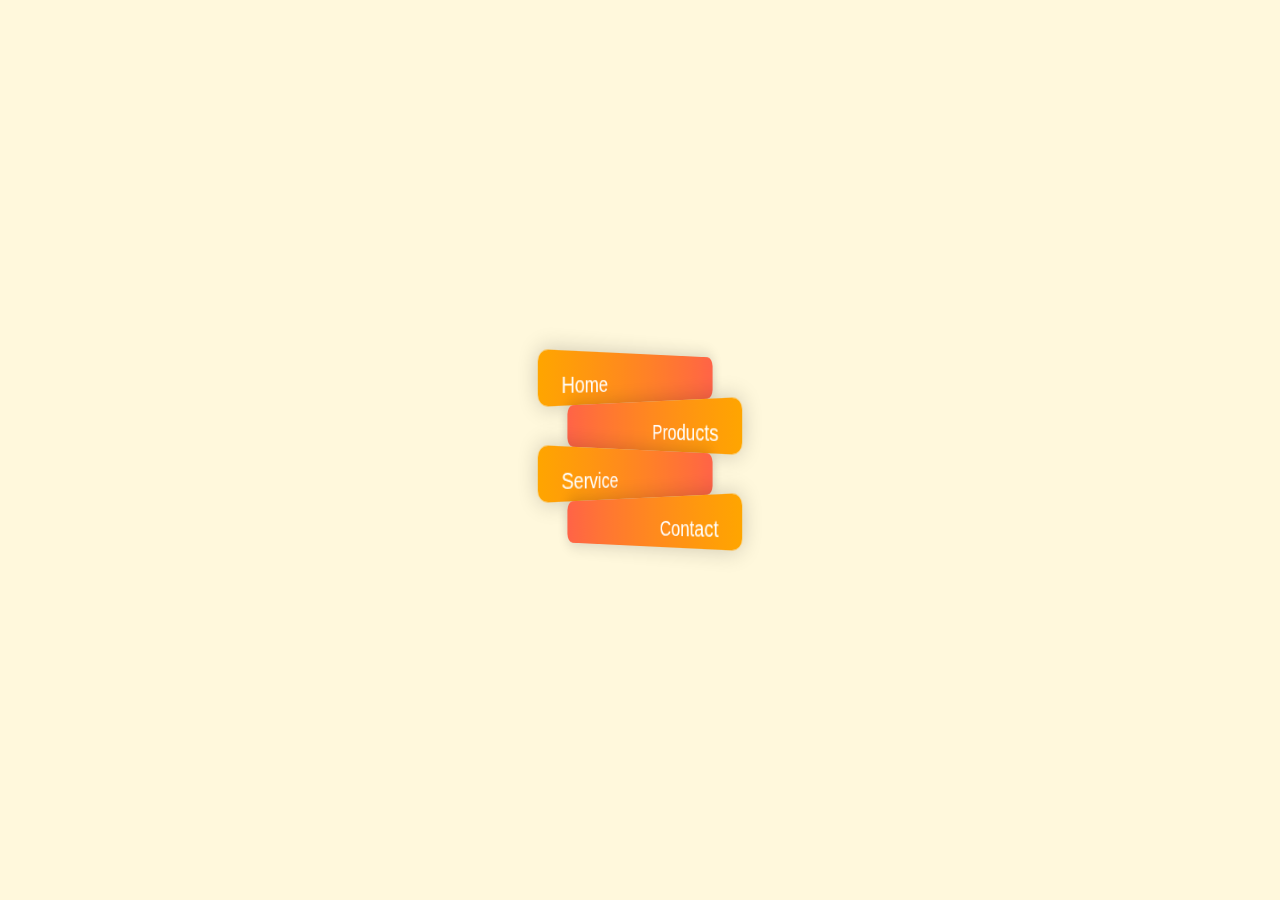
<file: angled gradient button/index.html>
<!DOCTYPE html>
<html lang="en">
<head>
    <meta charset="UTF-8">
    <meta http-equiv="X-UA-Compatible" content="IE=edge">
    <meta name="viewport" content="width=device-width, initial-scale=1.0">
    <title>Button</title>
    <link rel="stylesheet" href="style.css">
</head>
<body>
    <ul>
        <li>Home</li>
        <li>Products</li>
        <li>Service</li>
        <li>Contact</li>
    </ul>
</body>
</html>
</file>
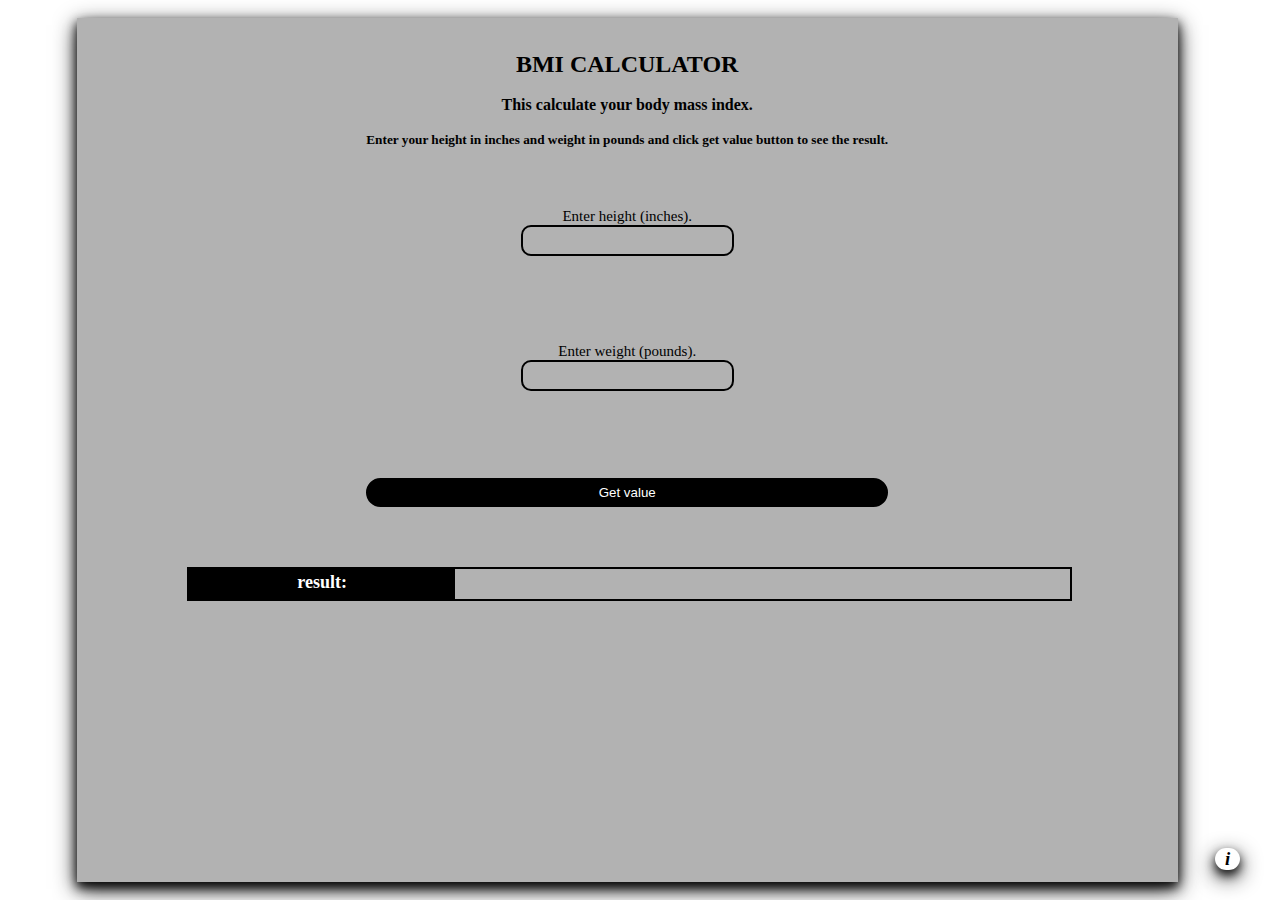
<file: BMI Calculator/index.html>
<html>
  <head>
    <tittle></tittle>
        <link rel="stylesheet" href="index.css"/>
        <script src="index.js"></script>
  </head>
  <body>
    <div class="main">
      
    <div class="hed">
      <h2>BMI CALCULATOR</h2>
      <br>
      <h4>This calculate your body mass index. </h4>
      <br>
      <h5>Enter your height in inches and weight in pounds and click get value button to see the result.</h5>
    </div>
    <form action="" method="" accept-charset="utf-8">
      <div class="nup">
           <label>Enter height (inches).</label>
           
            <br>
      <input type="number" id="height"/>
      </div>
   
      <div class="nup">
        <label>Enter weight (pounds).</label>
        
         <br>
      <input type="number" id="pound"/>
      </div>
      <button type="button" onclick="calculate()">Get value</button>
    </form>
    <!-- <div id="errormsg" style="">
      
    </div> -->
    <div id="displayVal">
      <div class="bn">
        result:
      </div>
      <div id="displayValue">
        
      </div>
    </div>
     <div class="info">
       <h3><div class="tooltip"><i>i</i> 
         <span class="tooltip-content">
           <div> Developed by:  <div>WAISWA JOSEPH BRYANS </div>
           <div>
             <p>follow me.</p>
             <a href="https://codepen.io/Waisbryans">codepen</a><br>
             <a href="https://twitter.com/WaiswaBryans">twitter</a>
             <br>
             <a href="https://github.com/WaiswaJBryans">github</a>
           </div>
           </span>
      </div></h3>
      <h3></h3>
    </div>
    </div>
    
    </body>
  </html>
</file>
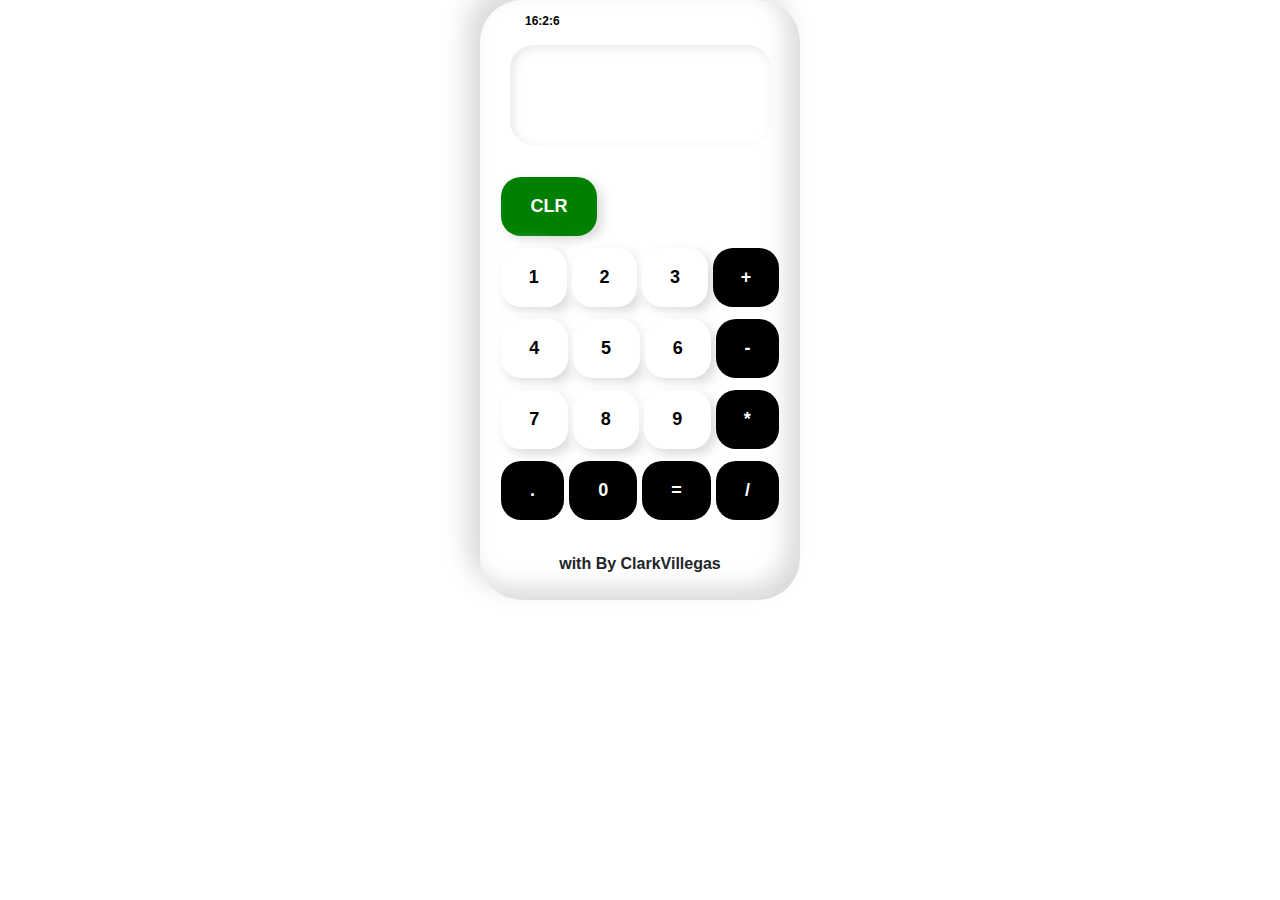
<file: calculator/index.html>
<!DOCTYPE html>
<html lang="en" dir="ltr">
  <head>
    <meta charset="utf-8">
    <meta name="viewport" content="width=device-width, initial-scale=1.0">
    <title>Calculator</title>
    <link rel="stylesheet" href="index.css"/>
<!-- Latest compiled and minified CSS -->
<link rel="stylesheet" href="https://cdn.jsdelivr.net/npm/bootstrap@4.6.1/dist/css/bootstrap.min.css">

<!-- jQuery library -->
<script src="https://cdn.jsdelivr.net/npm/jquery@3.6.0/dist/jquery.slim.min.js"></script>

<!-- Popper JS -->
<script src="https://cdn.jsdelivr.net/npm/popper.js@1.16.1/dist/umd/popper.min.js"></script>

<!-- Latest compiled JavaScript -->
<script src="https://cdn.jsdelivr.net/npm/bootstrap@4.6.1/dist/js/bootstrap.bundle.min.js"></script>

<!-- Font awesome -->
<link rel="stylesheet" href="https://cdnjs.cloudflare.com/ajax/libs/font-awesome/5.7.2/css/all.min.css" integrity="sha512-3M00D/rn8n+2ZVXBO9Hib0GKNpkm8MSUU/e2VNthDyBYxKWG+BftNYYcuEjXlyrSO637tidzMBXfE7sQm0INUg==" crossorigin="anonymous" referrerpolicy="no-referrer" />
  </head>
  <body>


  <form class="container" id="calculator">
      <span id="time"></span>
    <div class="top-icons">
    <i class="fa fa-signal"></i>
    <i class="fa fa-wifi"></i>
    <i class="fa fa-battery-half"></i>
      </div>
    <input type="text" name="input" value="" id="screen" size="20" readonly>
    <br>
    <div class="btn-group">
        
      <input class="btn clear" type="button" name="clear" value="CLR" onclick="calculator.input.value = ''">
      <!-- <i id="backSpace" class="fa fa-backspace"></i> -->
      
    </div>
  <div class="btn-group">
    <input class="btn" type="button" name="one" value="1" onclick="calculator.input.value += '1'">
    <input  class="btn" type="button" name="two" value="2" onclick="calculator.input.value += '2'">
    <input  class="btn" type="button" name="three" value="3" onclick="calculator.input.value += '3'">
    <input class=" btn black" type="button" name="plus" value="+" onclick="calculator.input.value += '+'">
  </div>
  <div class="btn-group">
    <input  class="btn" type="button" name="four" value="4" onclick="calculator.input.value += '4'">
    <input class="btn" type="button" name="five" value="5" onclick="calculator.input.value += '5'">
    <input class="btn" type="button" name="six" value="6" onclick="calculator.input.value += '6'">
    <input class=" btn black" type="button" name="minus" value="-" onclick="calculator.input.value += '-'">
  </div>
  <div class="btn-group">
    <input class="btn" type="button" name="seven" value="7" onclick="calculator.input.value += '7'">
    <input class="btn" type="button" name="eight" value="8" onclick="calculator.input.value += '8'">
    <input class="btn" type="button" name="nine" value="9" onclick="calculator.input.value += '9'">
    <input class="btn black" type="button" name="times" value="*" onclick="calculator.input.value += '*'">
  </div>
  <div class="btn-group">
    <input class="btn black" type="button" name="dot" value="." onclick="calculator.input.value += '.'">
    <input class="btn black" type="button" name="zero" value="0" onclick="calculator.input.value += '0'">
    <input class="btn black" type="button" name="equals" value="=" onclick="calculator.input.value = eval(calculator.input.value)">
    <input class="btn black" type="button" name="divide" value="/" onclick="calculator.input.value += '/'">
  </div>
  <p class="attribution"><i class="fa fa-code"></i> with <i class="fa fa-heart"></i> By ClarkVillegas
  </p>
  </form>
  <script type="text/javascript">
    var a = new Date();
    var b = new Date();
    var c = new Date();
    document.getElementById("time").innerHTML =  a.getHours() + ":" + b.getMinutes() + ":" + a.getSeconds();

  </script>
  </body>
</html>
</file>
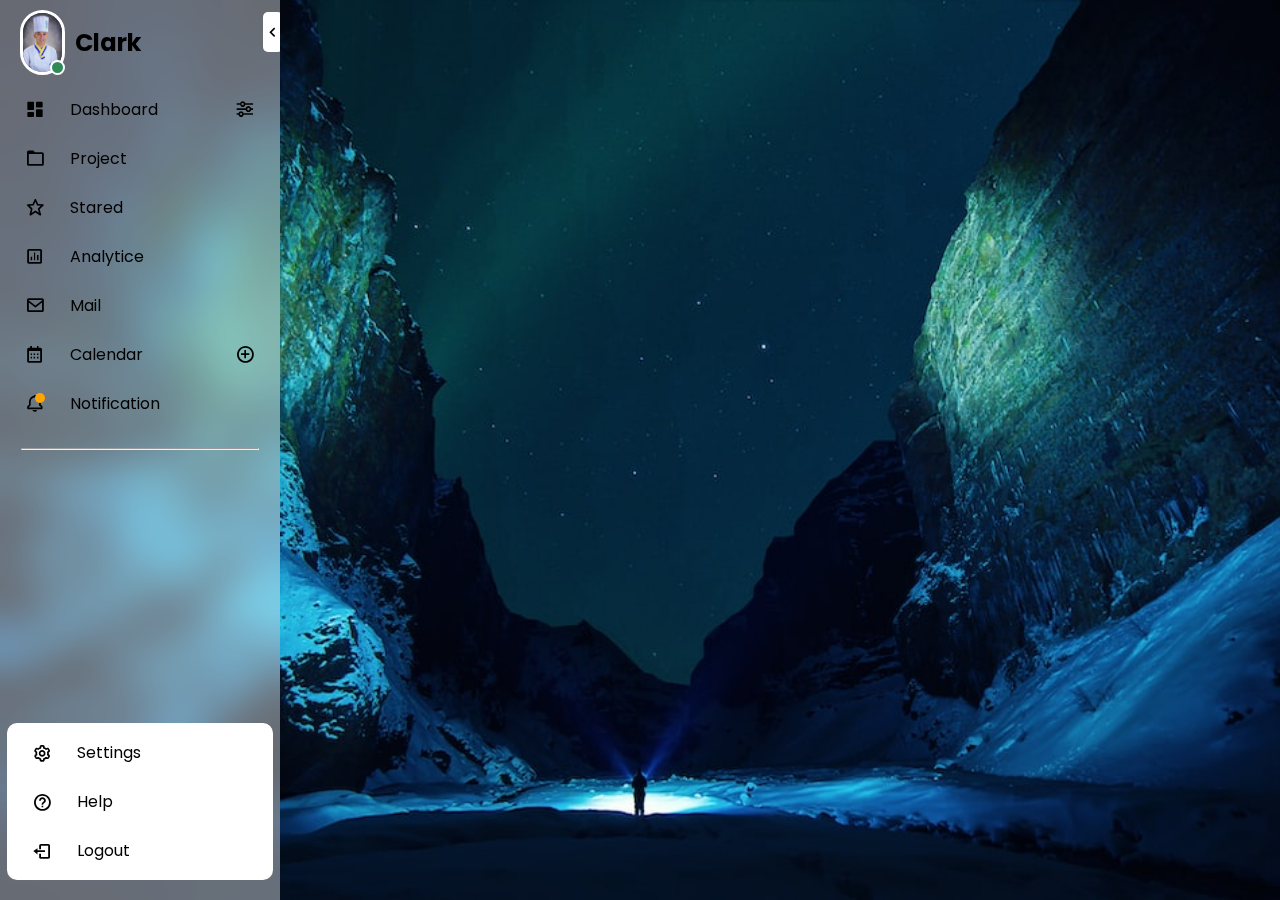
<file: Dashboard slidebar menu design/index.html>
<!DOCTYPE html>
<html lang="en">
<head>
   <title>Side-Bar Menu</title>
   <!-- CSS Link -->
   <link rel="stylesheet" href="style.css">
   <!-- Boxicons CSS -->
   <link href='https://unpkg.com/boxicons@2.1.4/css/boxicons.min.css' rel='stylesheet'>
</head>
<body>
   <div class="container">
      <div class="side-bar" id="side-bar">
         <div class="nav-header">
            <img src="images/admin.jpg" alt="">
            <span></span>
            <h2>Clark</h2>
            <i class='bx bx-chevron-left' id="icon"></i>
         </div>

         <nav>
            <ul>
               <li>
                  <i class='bx bxs-dashboard'></i>
                  <span>dashboard</span>
                  <i class='bx bx-slider-alt'></i>
               </li>
               <li>
                  <i class='bx bx-folder'></i>
                  <span>project</span>
               </li>
               <li>
                  <i class='bx bx-star'></i>
                  <span>stared</span>
               </li>
               <li>
                  <i class='bx bx-bar-chart-square'></i>
                  <span>analytice</span>
               </li>
               <li>
                  <i class='bx bx-envelope'></i>
                  <span>mail</span>
               </li>
               <li>
                  <i class='bx bx-calendar'></i>
                  <span>calendar</span>
                  <i class='bx bx-plus-circle'></i>
               </li>
               <li>
                  <i class='bx bx-bell'></i>
                  <span>notification</span>
                  <span class="dot"></span>
               </li>

            </ul>
         </nav>

         <hr>

         <div class="settings">
            <nav>
               <ul>
                  <li>
                     <i class='bx bx-cog'></i>
                     <span>settings</span>
                  </li>
                  <li>
                     <i class='bx bx-help-circle'></i>
                     <span>help</span>
                  </li>
                  <li>
                     <i class='bx bx-log-out'></i>
                     <span>logout</span>
                  </li>
               </ul>
            </nav>
         </div>
      </div>
   </div>

   <script>
      let sideBar = document.getElementById('side-bar');
      let icon = document.getElementById('icon');

      icon.onclick = () => {
         sideBar.classList.toggle('toggle');
         icon.classList.toggle('rotate-icon');
      }
   </script>
</body>
</html>
</file>
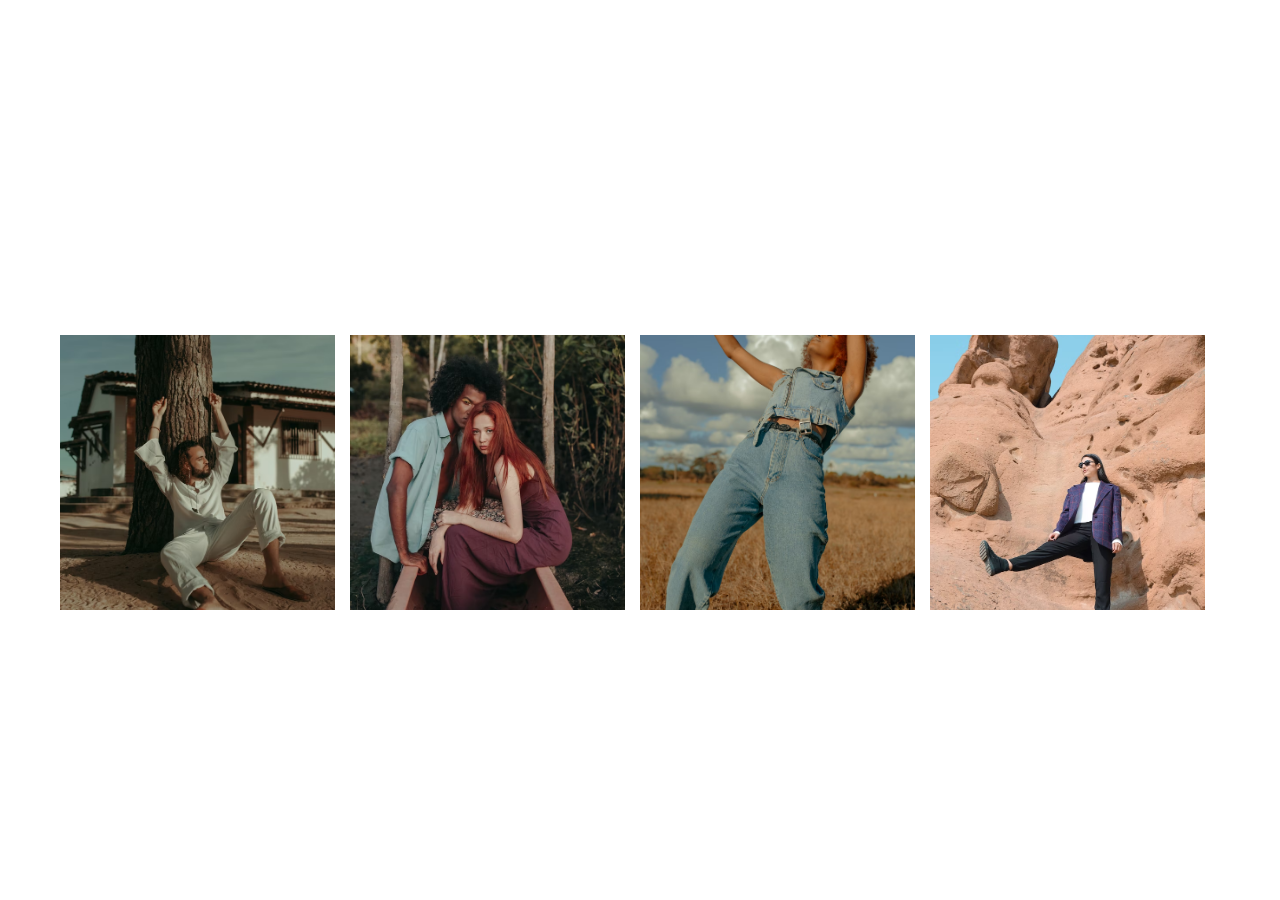
<file: image card hover effect/index.html>
<!DOCTYPE html>
<html lang="en">
<head>
    <meta charset="UTF-8">
    <meta http-equiv="X-UA-Compatible" content="IE=edge">
    <meta name="viewport" content="width=device-width, initial-scale=1.0">
    <title>3D image on hover effect</title>
    <link rel="stylesheet" href="style.css">
</head>
<body>
    <div class="container">
        <div class="box">
            <div class="imgBx">
                <img src="img1.avif" alt="">
            </div>
            <div class="content">
                <div>
                    <h2>Image Title</h2>
                    <p>Lorem ipsum dolor, sit amet consectetur adipisicing elit. Rem laboriosam odit debitis, quaerat nemo sit?</p>
                </div>
            </div>
        </div>
        <div class="box">
            <div class="imgBx">
                <img src="img2.avif" alt="">
            </div>
            <div class="content">
                <div>
                    <h2>Image Title</h2>
                    <p>Lorem ipsum dolor, sit amet consectetur adipisicing elit. Rem laboriosam odit debitis, quaerat nemo sit?</p>
                </div>
            </div>
        </div>
        <div class="box">
            <div class="imgBx">
                <img src="img3.avif" alt="">
            </div>
            <div class="content">
                <div>
                    <h2>Image Title</h2>
                    <p>Lorem ipsum dolor, sit amet consectetur adipisicing elit. Rem laboriosam odit debitis, quaerat nemo sit?</p>
                </div>
            </div>
        </div>
        <div class="box">
            <div class="imgBx">
                <img src="img4.avif" alt="">
            </div>
            <div class="content">
                <div>
                    <h2>Image Title</h2>
                    <p>Lorem ipsum dolor, sit amet consectetur adipisicing elit. Rem laboriosam odit debitis, quaerat nemo sit?</p>
                </div>
            </div>
        </div>
    </div>
</body>
</html>
</file>
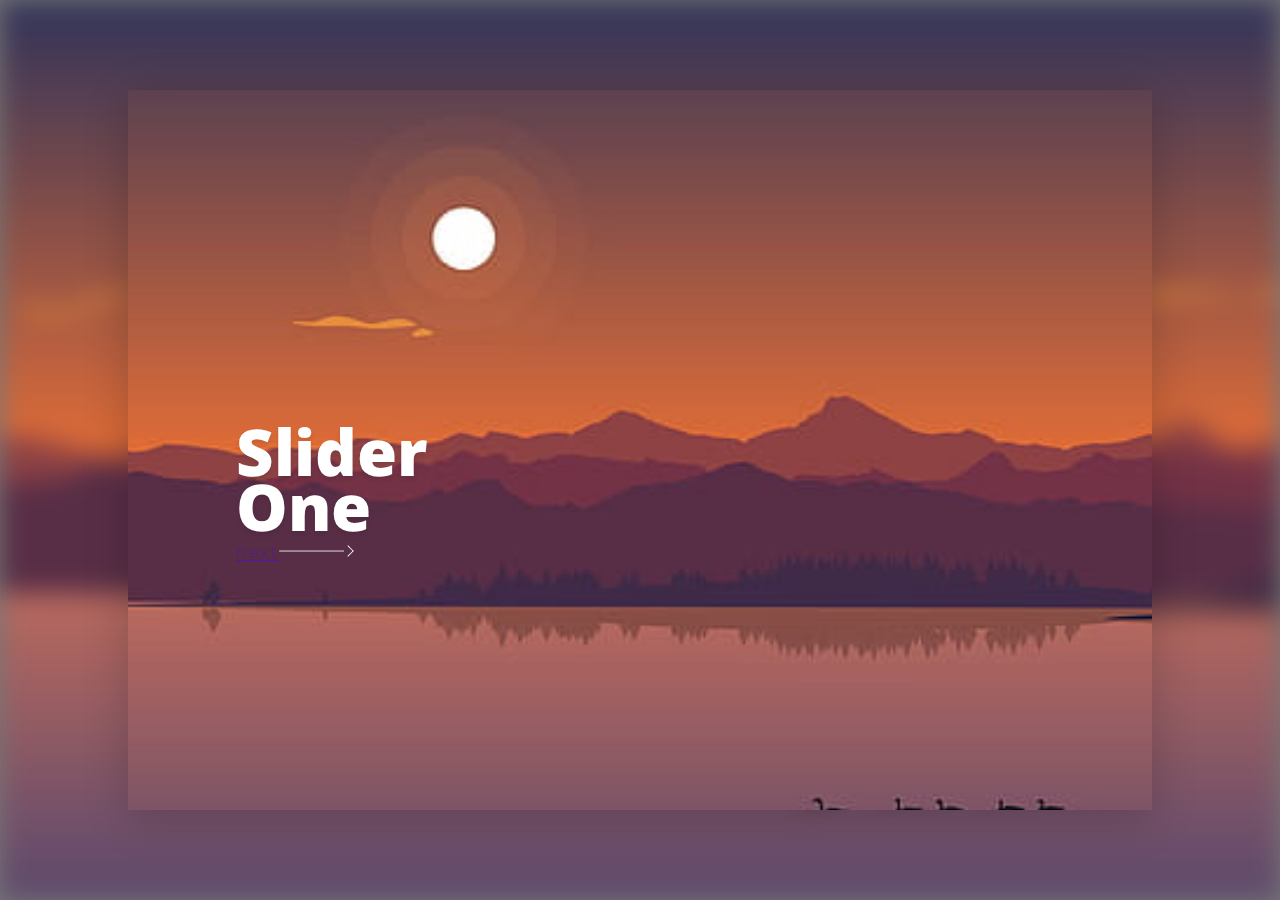
<file: image slider/index.html>
<!DOCTYPE html>
<html lang="en">
<head>
    <meta charset="UTF-8">
    <meta http-equiv="X-UA-Compatible" content="IE=edge">
    <meta name="viewport" content="width=device-width, initial-scale=1.0">
    <title>Animated Slider</title>
    <link rel="stylesheet" href="index.css">
</head>
<body>
    <div class="slider"> 
        <!-- 1 -->
        <div class="slider__slide slider__slide--active" data-slide="1">
            <div class="slider__wrap">
                <div class="slider__back"></div>
            </div>
            <div class="slider__inner">
                <div class="slider__content">
                    <h1>Slider <br> One</h1><a href="" class="go-to-next">next</a>
                </div>
            </div>
        </div>
        <!-- 2 -->
        <div class="slider__slide" data-slide="2">
            <div class="slider__wrap">
                <div class="slider__back"></div>
            </div>
            <div class="slider__inner">
                <div class="slider__content">
                    <h1>Slider <br> Two</h1><a href="" class="go-to-next">next</a>
                </div>
            </div>
        </div>
        <!-- 3 -->
        <div class="slider__slide" data-slide="3">
            <div class="slider__wrap">
                <div class="slider__back"></div>
            </div>
            <div class="slider__inner">
                <div class="slider__content">
                    <h1>Slider <br> 3</h1><a href="" class="go-to-next">next</a>
                </div>
            </div>
        </div>
  
        <div class="slider__indicators"></div>
    </div>

    <script
    src="https://code.jquery.com/jquery-3.6.1.js"
    integrity="sha256-3zlB5s2uwoUzrXK3BT7AX3FyvojsraNFxCc2vC/7pNI="
    crossorigin="anonymous"></script>
    <script src="./index.js"></script>
    <!-- <script>
$(document).ready(function () {
    for (var i = 1; i <= $('.slider__slide').length; i++) {
        $('.slider__indicators').append('<div class = "slider__indicator" data-slide = "' + i + '"></div>')
    }
    setTimeout(function () {
        $('.slider__wrap').addClass('slider__wrap--hacked');
    }, 1000);
})
function goToSlide(number) {
    $('.slider__slide').removeClass('slider__slide--active');
    $('.slider__slide[data-slide = ' + number + ']').addClass('slider__slide--active');
}
$('.slider__next, .go-to-next').on('click', function () {
    var currentSlide = Number($('.slider__slide--active').data('slide'));
    var totalSlides = $('.slider__slide').length;
    currentSlide++
    if (currentSlide > totalSlides) {
        currentSlide = 1;
    }
    goToSlide(currentSlide);
})
    </script> -->
</body>
</html>
</file>
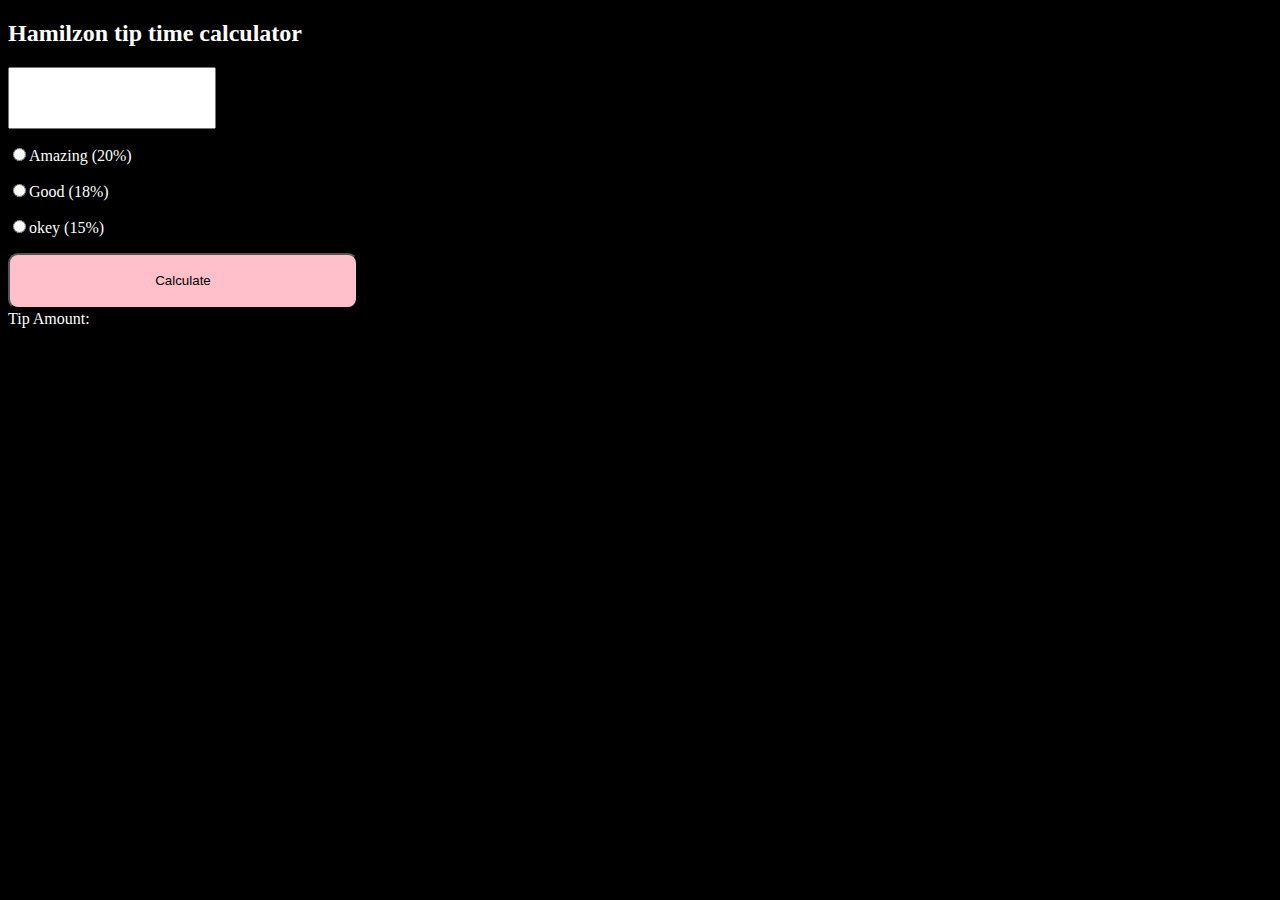
<file: tip time calculator/index.html>
<!doctype html>
<html>
    <head>
        <h2 style="color:white;">Hamilzon tip time calculator</h2>
    </head>
    <body style="background-color:black;">
        <input type="tel" id="outPut" style="width:200px; height:56px;color:black;">
        <p style="color:white;"><input type="radio" style="color:white;" name="checkbox">Amazing (20%)</p>
   <p style="color:white;"><input type="radio" style="color:white;" name="checkbox">Good (18%)</p>
   <p style="color:white;"><input type="radio" style="color:white;" name="checkbox">okey (15%)</p>
   <p>
       <button onClick="myAnswer()" style="height:56px; width:350px; background-color:pink; color:black;border-radius:10px;">Calculate</button>
   </p>
   <p id="outMe" style="color:white; position:relative;bottom:15px;">Tip Amount:</p>
   <!-- <img src="/storage/emulated/0/Android/media/com.whatsapp/WhatsApp/Media/WhatsApp Images/IMG-20221018-WA0001.jpg" style="height:200px; width:200px; position:relative;left:35px; top:12px;"> -->
   <script>
  function myAnswer(){
      var out;
     out= document.getElementById("outPut").value;
      if (out > 200) {
          document.getElementById("outMe").innerHTML= " Tip Amount :"+" "+out/4 + " " + "$";
      } else if (out < 200) {
          document.getElementById("outMe").innerHTML="Tip Amount :"+" "+out/4 + " " +"$";
      } else if(out == 200) {
          document.getElementById("outMe").innerHTML= "Tip Amount :" + " "+out/4+" "+"$";
      } else {
          document.getElementById("outMe").innerHTML="Tip Amount :"+ " "+out/2 + " " + "$";
      }
  }
   </script>
    </body>
</html>
</file>
<file: angled gradient button/style.css>
body{
    margin: 0;
    height: 100vh;
    display: flex;
    align-items: center;
    justify-content: center;
    background: cornsilk;
}

ul{
    padding: 0;
    list-style-type: none;
}

ul li{
    box-sizing: border-box;
    width: 15rem;
    height: 3rem;
    font-size: 20px;
    border-radius: 0.5em;
    box-shadow: 0 0 1em rgba(0, 0, 0, 0.2);
    color: white;
    font-family: sans-serif;
    text-transform: capitalize;
    line-height: 3em;
    transition: 0.3s;
    cursor: pointer;
}

ul li:nth-child(odd) {
    background: linear-gradient(to right, orange, tomato);
    text-align: left;
    padding-left: 10%;
    transform: perspective(500px) rotateY(45deg);
}

ul li:nth-child(even) {
    background: linear-gradient(to left, orange, tomato);
    text-align: right;
    padding-right: 10%;
    transform: perspective(500px) rotateY(-45deg);
}

ul li:nth-child(odd):hover {
    transform: perspective(200px) rotateY(45deg);
    padding-left: 5%;
}

ul li:nth-child(even):hover {
    transform: perspective(200px) rotateY(-45deg);
    padding-right: 5%;
}
</file>
<file: BMI Calculator/index.css>
*, body{
    margin:0;
    padding: 0;
    
  }
  .main{
    overflow-y: scroll;
overflow-x: hidden;
    width: 86%;
    height: 96vh;
    color: black;
    background-color: rgb(0,0,0,0.3);
    margin-bottom: 2vh;
    margin-top: 2vh;
    margin-left: 6%;
    margin-right: 6%;
    text-align: center;
    box-shadow: 0 5px 10px 0 rgba(0, 0, 0, 0.9), 0 7px 21px 0 rgba(0, 0, 0, 0.9);
    
    
  }
  .hed{
    font-size: 16px;
    padding-bottom: 5%;
    padding-top: 3%;
  }
  .nup{
    padding-bottom:10%;
    display: block;
  }
  label{
    font-size: 15px;
  }
  #displayVal{
    width:80%;
    /* border-radius: ; */
    border: 2px solid black;
    height: 30px;
    margin-right: 10%;
    margin-left: 10%;
    margin-top: 5%;
    font-size: 25px;
    font-weight: bold;
    display: flex;
  }
  form{
   
    padding: 5px;
    margin-left: 10%;
    margin-right: 10%;
    border-radius: 5%;
  }
  input{
    /* color: ; */
    border: 2px solid black;
   background-color: transparent;
   padding: 5px;
   font-size: 15px;
   text-align: center;
    border-radius: 10px;
   
  }
  #errormsg{
    color: red;
    width:80%;
    height: 40px;
    text-align:center;
    margin-top: 20px;
    font-size: 16px;
    margin-left: 10%;
    margin-right: 10%;
  }
  button{
    width: 60%;
    background-color: black;
    color: white;
    border: 2px solid black;
    padding: 5px;
    border-radius: 50px;
  }
  .bn{
    padding:3px;
    width: 30%;
    background-color: black;
    color: white;
    font-size: 18px;
  }
  #displayValue{
    width: 70%;
    padding: 3px;
  }
  .info{
    
    position: absolute;
    color: black;
    bottom: 30px;
    right: 40px;
    margin-top: 40px;
    width: 25px;
    box-shadow: 0 5px 10px 0 rgba(0, 0, 0, 0.8), 0 7px 21px 0 rgba(0, 0, 0, 0.9);
    border-radius: 50px;
  }
  tooltip {
    position: relative; /* helps position the tooltip content */
    border-bottom: 1px solid black;
 }
 .tooltip-content {
    color: white;
    background: black;
    padding: 3px;
    border-radius: 5px;
    visibility: hidden; 
    position: absolute;
    z-index: 1;
    text-align: center;
    height: 115px;
    width: 250px;
    top: -200px; /* border-width x -1 */
    right: 50%;
    font-size: 14px;
 }
 .tooltip:hover > .tooltip-content {
    visibility: visible; /* shows the tooltip content on mouse over */
 }
</file>
<file: calculator/index.css>
*{
    box-sizing: border-box;
  }
  body,html{
    height: 100%;
    font-family: sans-serif;
  }
  /* styling the calculator body */
  #calculator, .container{
    position: relative;
    background-color: white;
    max-width: 320px;
    height:600px;
    margin: auto;
    text-align:center;
    border: none;
    border-radius: 42px;
    box-shadow: -13px -13px 26px #dadada, 13px 13px 26px #fff, -12px -12px 24px #dadada inset, -12px -12px 24px #fff inset;
  }
  #calculator #time{
    position: absolute;
    top: 12px;
    left: 45px;
    display: inline;
    color: #000;
    font-size: 12px;
    font-weight: bold;
  }
  #calculator .top-icons{
    display: inline;
    position: absolute;
    top: 12px;
    right: 28px;
  }
  #calculator .top-icons i{
    padding-left: 4px;
  }
  #screen{
    background-color: inherit;
    height: 100px;
    width:90%;
    font-size: 20px;
    margin-top: 45px;
    margin-bottom: 20px;
    text-align: right;
    letter-spacing: 2px;
    border: none;
    border-radius: 24px;
    opacity: 0.6;
    box-shadow: 3px 3px 10px #dadada inset, -3px 3px 10px #fff inset;
  }
  #screen:focus{
    border: none;
    outline: none;
  }
  .btn-group{
    width: 100%;
    margin-top: 12px;
  }
  .btn-group .btn{
    display: inline-block;
    text-align: center;
    vertical-align: middle;
    font-size: 18px;
    font-weight: bold;
    padding: 16px;
    margin: 0px 6px;
    border: none;
    border-radius: 20px !important;
    cursor: pointer;
  }
  .btn-group .clear{
    position: relative;
    max-width: 6rem !important;
    background-color: green !important;
    color: white !important;
  }
  .btn-group .clear:hover{
    background-color: red !important;
    color: white !important;
  }
  .btn-group i{
    color: white;
    font-size: 18px;
    position: absolute;
    top:25px;
    left: 30px;
  }
  input.black{
    background-color: #000;
    color: #fff;
    
  }
  input.black:hover{
    background-color: #333;
    color: #fff;
    transition: .4s;
  }
  input:not(.black):not(#screen){
    background-color: #fff;
    color: #000;
    box-shadow: 5px 5px 12px #dadada, -5px -5px 12px #fff;
  }
  input:not(.black):not(#screen):hover{
    background-color: #ddd;
    color: #000;
    transition: .4s;
  }
  .attribution{
    padding-top: 32px;
    font-weight: bold;
  }
  .attribution i.fa-heart{
    color: red;
  }

  /* #backSpace{
    margin-left: 40%;
  } */
</file>
<file: Dashboard slidebar menu design/style.css>
/* Google fonts - Poppins */
@import url('https://fonts.googleapis.com/css2?family=Poppins&display=swap');

*{
   font-family: 'Poppins', sans-serif;
   padding: 0;
   margin: 0;
   box-sizing: border-box;
}

.container{
   width: 100%;
   height: 100vh;
   background: url(images/background-img.jpg);
   background-size: cover;
}

.side-bar{
   width: 280px;
   height: 100vh;
   backdrop-filter: blur(20px);
   background-color: rgba(255,255,255,0.4);
   transition: 1s cubic-bezier(0.68, -0.55, 0.265, 1.55);
   overflow: hidden;
}

.nav-header{
   display: flex;
   align-items: center;
   gap: 10px;
   padding: 10px 20px;
   position: relative;
   
}

.nav-header img{
   width: 45px;
   border-radius: 30px;
   border: 3px solid #fff;
}

.nav-header span{
   position: absolute;
   left: 50px;
   bottom: 10px;
   border: 2px solid #fff;
   background-color: seagreen;
   width: 15px;
   height: 15px;
   border-radius: 30px;
   z-index: 10;
}

.nav-header i{
   position: absolute;
   top: 12px;
   right: -3px;
   font-size: 20px;
   padding: 10px 0;
   border-radius: 5px;
   background-color: #fff;
   cursor: pointer;
   z-index: 10;
}

nav ul li{
   display: flex;
   align-items: center;
   gap: 25px;
   padding: 12px 15px;
   margin: 0 10px;
   border-radius: 5px;
   cursor: pointer;
   position: relative;
   text-transform: capitalize;
}

nav ul li:hover{
   color: #fff;
   background-color: #1479f4;
}

nav ul li i{
   font-size: 20px;
}

nav ul li span{
   width: 100%;
}

.dot{
   position: absolute;
   top: 14px;
   left: 25px;
   width: 10px;
   height: 10px;
   border-radius: 30px;
   background-color: orange;
}

.settings{
   width: 95%;
   position: absolute;
   bottom: 20px;
   left: 7px;
   padding: 5px 0;
   border-radius: 10px;
   background-color: #fff;
}

hr{
   width: 85%;
   margin: 20px auto;
}

.toggle{
   width: 70px;
}

.rotate-icon{
   transform: rotate(180deg);
}
</file>
<file: image card hover effect/style.css>
@import url('https://fonts.googleapis.com/css2?family=Abel&family=Bad+Script&family=Montserrat:wght@300&display=swap');

* {
    margin: 0;
    padding: 0;
    font-family: 'Montserrat', sans-serif;
}
body{
    display: flex;
    align-items: center;
    justify-content: center;
    min-height: 100vh;
}
.container{
    position: relative;
    width: 1160px;
    display: flex;
    justify-content: center;
    flex-wrap: wrap;
    transform-style: preserve-3d;
    perspective: 500px;
    margin: auto;
}
.container .box{
    position: relative;
    width: 275px;
    height: 275px;
    background: #000;
    transition: .5s;
    transform-style: preserve-3d;
    overflow: hidden;
    margin-right: 15px;
    margin-top: 45px;
}
.container:hover .box{
    transform: rotateY(25deg);
}
.container .box:hover~.box{
    transform: rotateY(-25deg);
}
.container .box:hover{
    transform: rotateY(0deg) scale(1.25);
    z-index: 1;
    box-shadow: 0 25px 40px rgba(0, 0, 0, 0.5);
}
.container .box .imgBx{
    position: absolute;
    top: 0;left: 0;
    width: 100%;
    height: 100%;
}
.container .box .imgBx::before{
    content: '';
    position: absolute;
    top: 0;left: 0;
    width: 100%;
    height: 100%;
    background: linear-gradient(180deg, #f00, #000);
    z-index: 1;opacity: 0;
    transition: .5s;
    mix-blend-mode: multiply;
}
.container .box:hover .imgBx::before{
    opacity: 1;
}
.container .box .imgBx img{
    position: absolute;
    top: 0;left: 0;
    width: 100%;
    height: 100%;
    object-fit: cover;
}
.container .box .content{
    position: absolute;
    top: 0;left: 0;
    width: 100%;
    height: 100%;
    z-index: 1;
    display: flex;
    padding: 20px;
    align-items: flex-end;
    box-sizing: border-box;
}
.container .box .content h2{
    color: #fff;
    transition: .5s;
    text-transform: uppercase;
    margin-bottom: 5px;
    font-size: 20px;
    transform: translateY(200px);
    transition-delay: .3s;
}
.container .box:hover .content h2{
    transform: translateY(0);
}
.container .box .content p{
    color: #fff;
    transition: .5s;
    font-size: 14px;
    transform: translateY(200px);
    transition-delay: .4s;
}
.container .box:hover .content p{
    transform: translateY(0);
}
</file>
<file: image slider/index.css>
@import url("https://fonts.googleapis.com/css2?family=Open+Sans&display=swap");
body {
  background: #aaa;
  font-family: "Open Sans", sans-serif;
  margin: 0;
  padding: 0;
}

.slider {
  position: relative;
  height: 100vh;
  width: 100vw;
  background: #777;
  overflow: hidden;
}
.slider__wrap {
  position: absolute;
  height: 100vh;
  width: 100vw;
  transform: translateX(100vw);
  top: 0;
  left: 0;
  right: auto;
  overflow: hidden;
  transition: transform 450ms cubic-bezier(0.785, 0.135, 0.15, 0.86);
  transform-origin: 0% 50%;
  transition-delay: 450ms;
  opacity: 0;
}
.slider__wrap--hacked {
  opacity: 1;
}
.slider__back {
  position: absolute;
  width: 100%;
  height: 100%;
  background-size: auto 100%;
  background-position: center;
  background-repeat: none;
  transition: filter 450ms cubic-bezier(0.785, 0.135, 0.15, 0.86);
}
.slider__inner {
  width: 100%;
  height: 100%;
  position: absolute;
  top: 0;
  left: 0;
  background-size: auto 133.3333%;
  background-position: center;
  background-repeat: none;
  transform: scale(0.75);
  transition: transform 450ms cubic-bezier(0.785, 0.135, 0.15, 0.86), box-shadow 450ms cubic-bezier(0.785, 0.135, 0.15, 0.86), opacity 450ms step-end;
  opacity: 0;
  box-shadow: 0 3vh 3vh rgba(0, 0, 0, 0);
  padding: 15vh;
  box-sizing: border-box;
}
.slider__content {
  position: relative;
  top: 50%;
  width: auto;
  transform: translateY(-50%);
  color: white;
  font-family: "Open Sans", sans-serif;
  opacity: 0;
  transition: opacity 450ms;
}
.slider__content h1 {
  font-weight: 900;
  font-size: 9vh;
  line-height: 0.85;
  margin-bottom: 0.75vh;
  pointer-events: none;
  text-shadow: 0 0.375vh 0.75vh rgba(0, 0, 0, 0.1);
}
.slider__content a {
  cursor: pointer;
  font-size: 2.4vh;
  letter-spacing: 0.3vh;
  font-weight: 100;
  position: relative;
}
.slider__content a::after {
  content: "";
  display: block;
  width: 9vh;
  background-color: #fff;
  height: 1px;
  position: absolute;
  top: 50%;
  left: 6vh;
  transform: translateY(-50%);
  transform-origin: 0% 50%;
  transition: transform 900ms cubic-bezier(0.785, 0.135, 0.15, 0.86);
}
.slider__content a::before {
  content: "";
  border-top: 1px solid white;
  border-right: 1px solid white;
  display: block;
  width: 1vh;
  height: 1vh;
  transform: translateX(0) translateY(-50%) rotate(45deg);
  position: absolute;
  font-family: "Open Sans", sans-serif;
  font-weight: 100;
  top: 50%;
  left: 15vh;
  transition: transform 900ms cubic-bezier(0.785, 0.135, 0.15, 0.86);
}
.slider__content a:hover::after {
  transform: scaleX(1.5);
  transition: transform 1200ms cubic-bezier(0.785, 0.135, 0.15, 0.86);
}
.slider__content a:hover::before {
  transform: translateX(6vh) translateY(-50%) rotate(45deg);
  transition: transform 1200ms cubic-bezier(0.785, 0.135, 0.15, 0.86);
}
.slider__slide {
  position: absolute;
  left: 0;
  height: 100vh;
  width: 100vw;
  transition: transform 600ms cubic-bezier(0.785, 0.135, 0.15, 0.86);
  transition-delay: 600ms;
  pointer-events: none;
  z-index: 0;
}
.slider__slide--active {
  transform: translateX(0);
  z-index: 2;
}
.slider__slide--active .slider__wrap {
  transform: translateX(0);
  transform-origin: 100% 50%;
  opacity: 1;
  -webkit-animation: none;
          animation: none;
}
.slider__slide--active .slider__back {
  filter: blur(1.5vh);
  transition: filter 900ms cubic-bezier(0.785, 0.135, 0.15, 0.86);
  transition-delay: 900ms !important;
}
.slider__slide--active .slider__inner {
  transform: scale(0.8);
  box-shadow: 0 1vh 6vh rgba(0, 0, 0, 0.2);
  pointer-events: none;
  opacity: 1;
  transition: transform 900ms cubic-bezier(0.785, 0.135, 0.15, 0.86), box-shadow 900ms cubic-bezier(0.785, 0.135, 0.15, 0.86), opacity 1ms step-end;
  transition-delay: 900ms;
}
.slider__slide--active .slider__content {
  opacity: 1;
  transition-delay: 1350ms;
}
.slider__slide:not(.slider__slide--active) .slider__wrap {
  -webkit-animation-name: hack;
          animation-name: hack;
  -webkit-animation-duration: 900ms;
          animation-duration: 900ms;
  -webkit-animation-delay: 450ms;
          animation-delay: 450ms;
  -webkit-animation-timing-function: cubic-bezier(0.785, 0.135, 0.15, 0.86);
          animation-timing-function: cubic-bezier(0.785, 0.135, 0.15, 0.86);
}
@-webkit-keyframes hack {
  0% {
    transform: translateX(0);
    opacity: 1;
  }
  50% {
    transform: translateX(-100vw);
    opacity: 1;
  }
  51% {
    transform: translateX(-100vw);
    opacity: 0;
  }
  52% {
    transform: translateX(100vw);
    opacity: 0;
  }
  100% {
    transform: translateX(100vw);
    opacity: 1;
  }
}
@keyframes hack {
  0% {
    transform: translateX(0);
    opacity: 1;
  }
  50% {
    transform: translateX(-100vw);
    opacity: 1;
  }
  51% {
    transform: translateX(-100vw);
    opacity: 0;
  }
  52% {
    transform: translateX(100vw);
    opacity: 0;
  }
  100% {
    transform: translateX(100vw);
    opacity: 1;
  }
}
.slider__slide:nth-child(1) .slider__back, .slider__slide:nth-child(1) .slider__inner {
  background-image: url(bg1.jpg);
}
.slider__slide:nth-child(2) .slider__back, .slider__slide:nth-child(2) .slider__inner {
  background-image: url(bg2.jpg);
}
.slider__slide:nth-child(3) .slider__back, .slider__slide:nth-child(3) .slider__inner {
  background-image: url(bg3.jpg);
}/*# sourceMappingURL=index.css.map */
</file>
